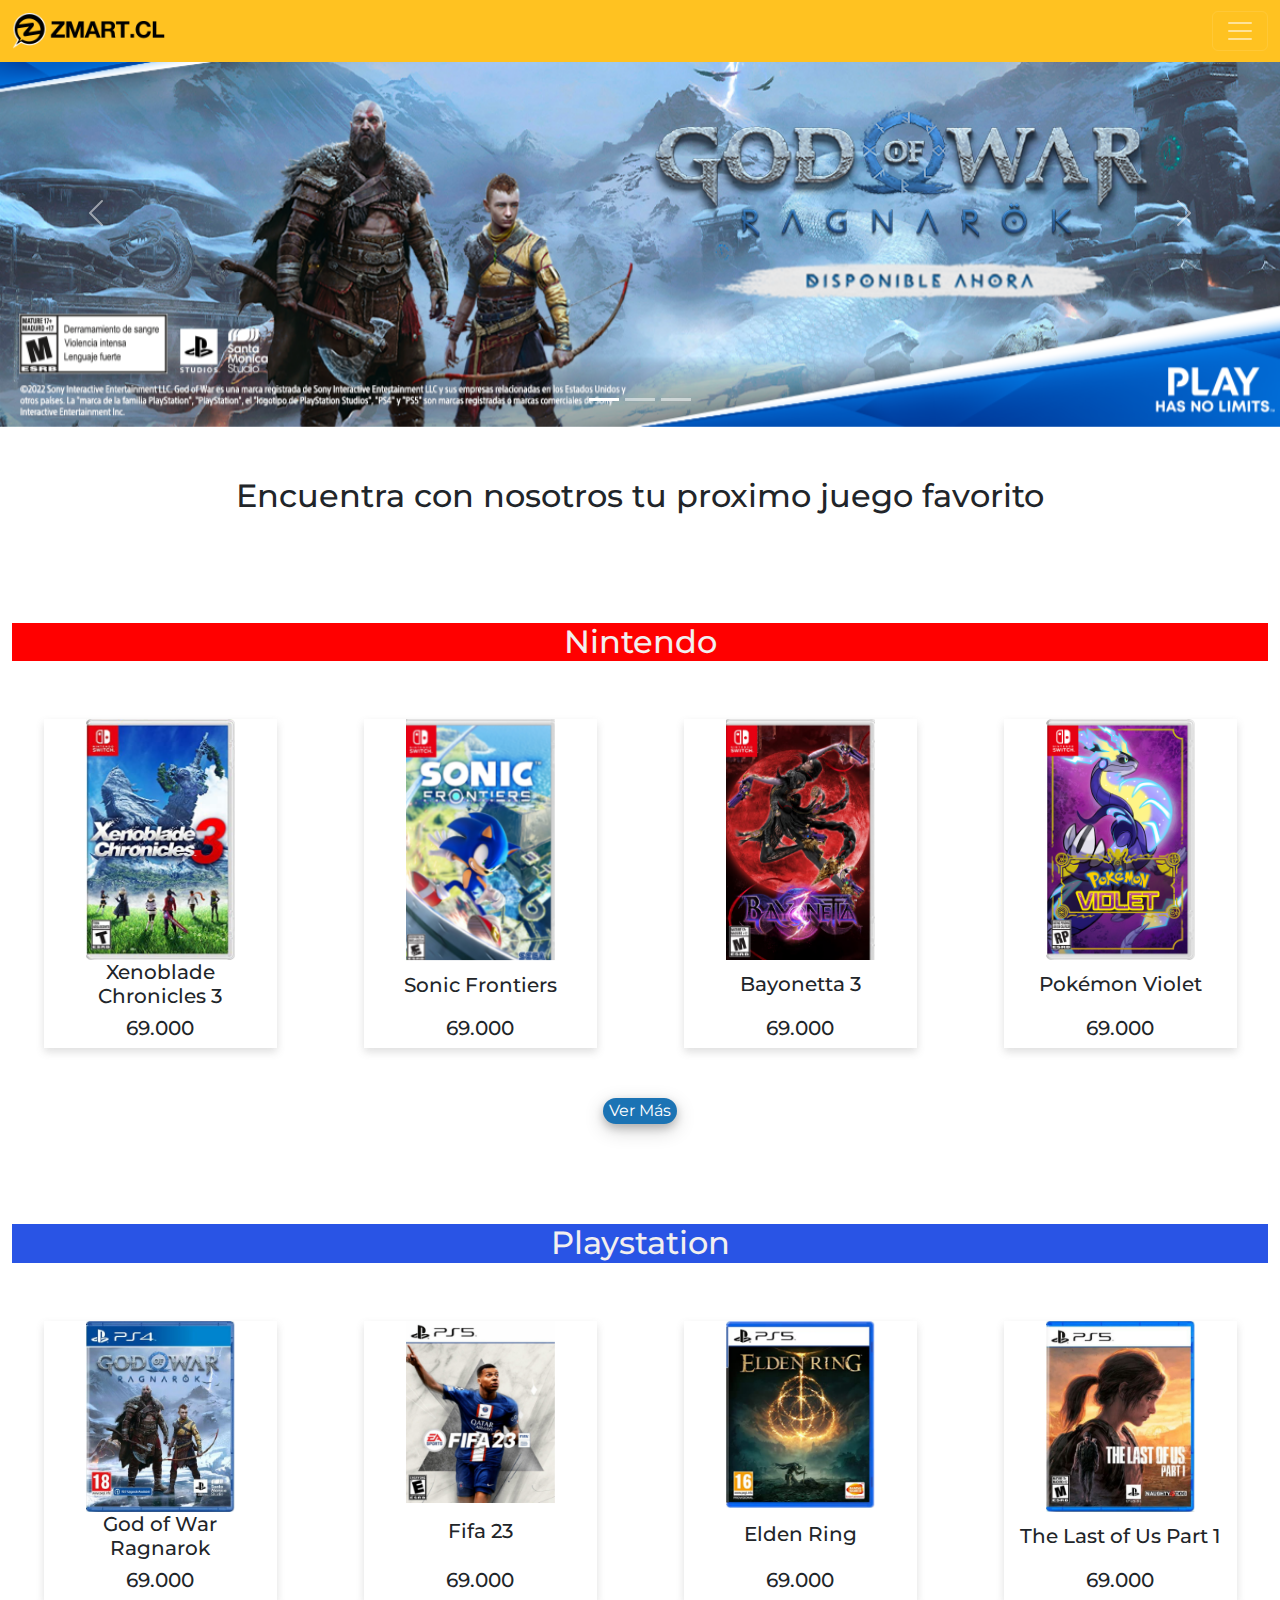
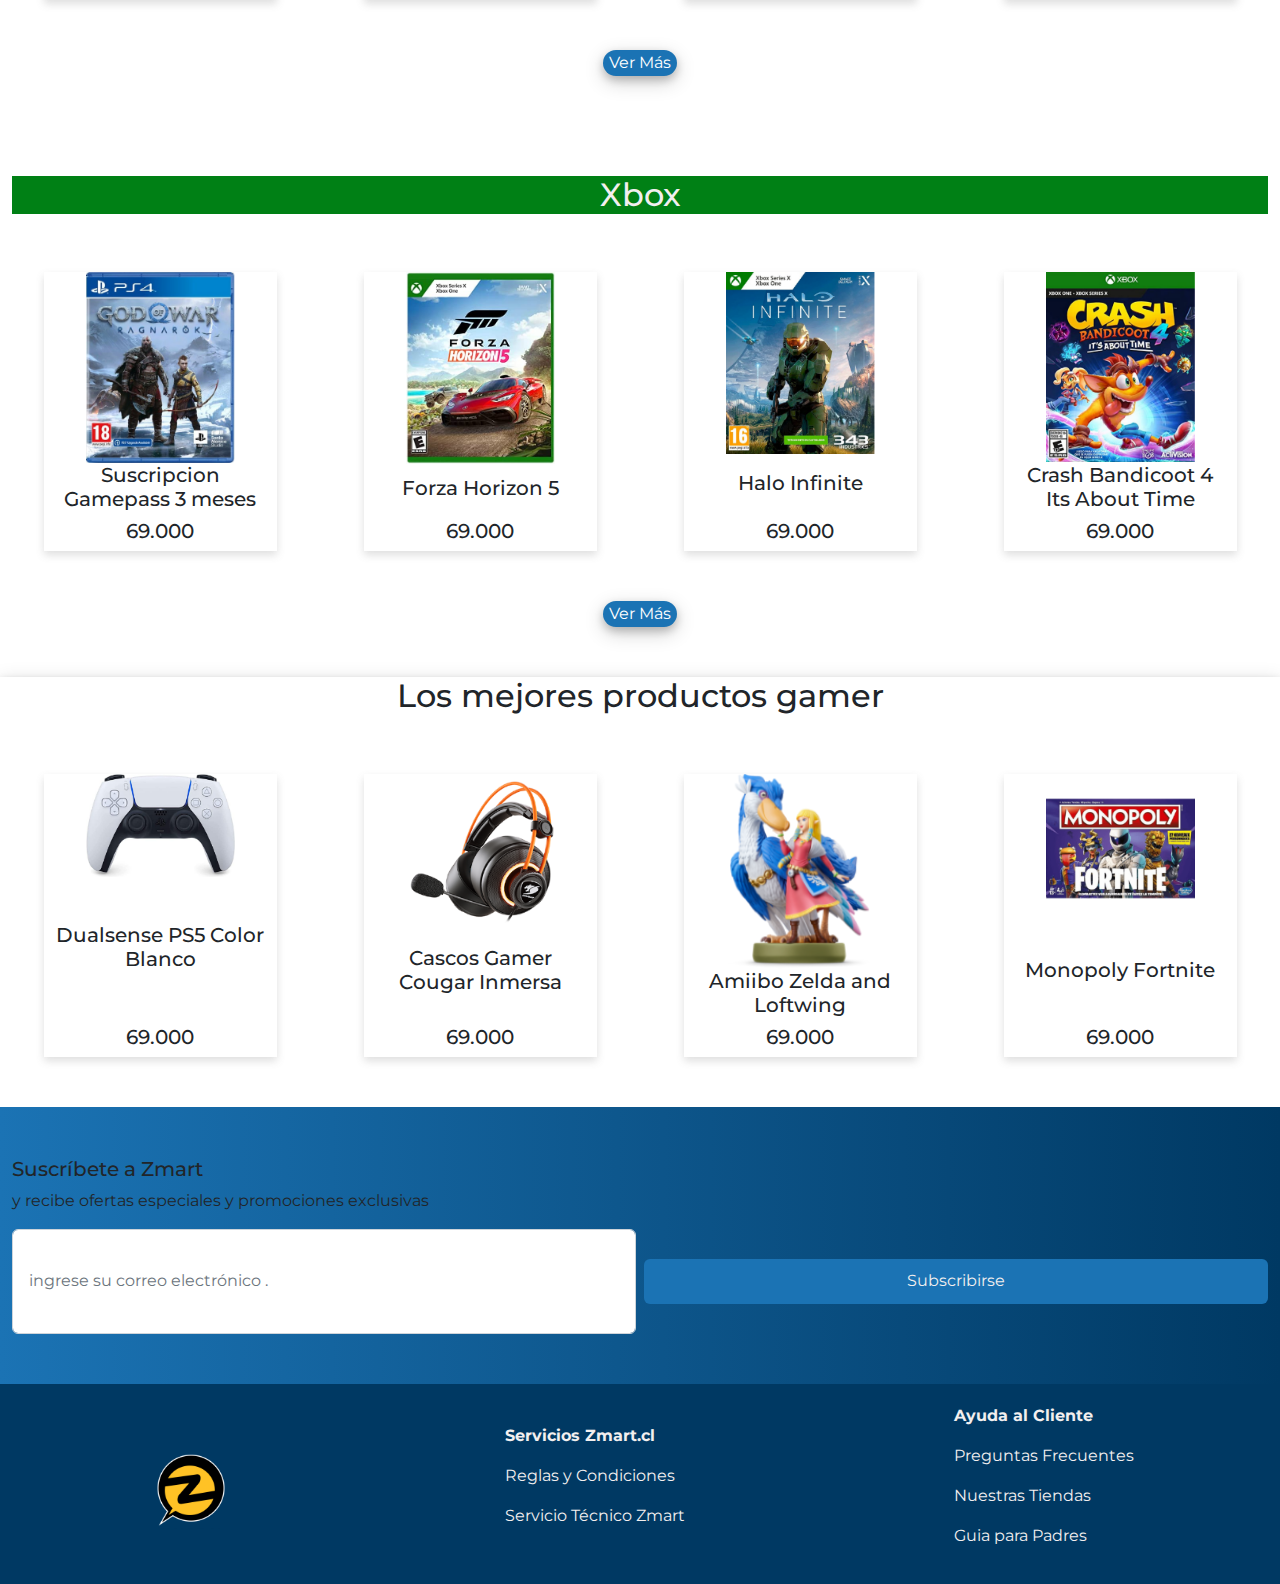
<file: index.html>
<!DOCTYPE html>
<html lang="en">
<head>
    <meta charset="UTF-8">
    <meta http-equiv="X-UA-Compatible" content="IE=edge">
    <meta name="viewport" content="width=device-width, initial-scale=1.0">
    <link rel="stylesheet" href="assets/scss/style.css">
    <link rel="stylesheet" href="assets/bootstrap-5.2.2/scss/bootstrap.scss">
    <script src="https://cdn.jsdelivr.net/npm/@popperjs/core@2.11.6/dist/umd/popper.min.js" integrity="sha384-oBqDVmMz9ATKxIep9tiCxS/Z9fNfEXiDAYTujMAeBAsjFuCZSmKbSSUnQlmh/jp3" crossorigin="anonymous"></script>
<script src="https://cdn.jsdelivr.net/npm/bootstrap@5.2.3/dist/js/bootstrap.min.js" integrity="sha384-cuYeSxntonz0PPNlHhBs68uyIAVpIIOZZ5JqeqvYYIcEL727kskC66kF92t6Xl2V" crossorigin="anonymous"></script>
    <title>Bienvenido a Zmart</title>
</head>
<body>
  <nav class="navbar navbar-dark fixed-top">
    <div class="container-fluid">
      <a class="navbar-brand" href="home-zmart.html"><img src="assets/img/logo_zmart.png" alt=""></a>
      <button class="navbar-toggler" type="button" data-bs-toggle="offcanvas" data-bs-target="#offcanvasDarkNavbar" aria-controls="offcanvasDarkNavbar">
        <span class="navbar-toggler-icon"></span>
      </button>
      <div class="offcanvas offcanvas-end" tabindex="-1" id="offcanvasDarkNavbar" aria-labelledby="offcanvasDarkNavbarLabel">
        <div class="offcanvas-header">
          <h5 class="offcanvas-title" id="offcanvasDarkNavbarLabel">Menu Zmart</h5>
          <button type="button" class="btn-close btn-close-white" data-bs-dismiss="offcanvas" aria-label="Close"></button>
        </div>
        <div class="offcanvas-body">
          <ul class="navbar-nav justify-content-end flex-grow-1 pe-3">
            <li class="nav-item">
              <a class="nav-link active" aria-current="page" href="home-zmart.html">Home</a>
            </li>
            <li class="nav-item">
              <a class="nav-link" href="carrito.html">Carrito</a>
            </li>
            <li class="nav-item">
              <a class="nav-link" href="login.html">Iniciar Sesion</a>
            </li>
            <li class="nav-item dropdown">
              <a class="nav-link dropdown-toggle" href="#" role="button" data-bs-toggle="dropdown" aria-expanded="false">
                Consolas
              </a>
              <ul class="dropdown-menu dropdown-menu-dark">
                <li><a class="dropdown-item" href="Catalogo.html">Nintendo</a></li>
                <li><a class="dropdown-item" href="#">Playstation</a></li>
                <li><a class="dropdown-item" href="#">Xbox</a></li>
              </ul>
            </li>
          </ul>
          <form class="d-flex mt-3" role="search">
            <input class="form-control me-2" type="search" placeholder="Encuentra lo que buscas" aria-label="Search">
            <button class="btn" type="submit">Buscar</button>
          </form>
        </div>
      </div>
    </div>
  </nav>
      <div id="carouselExampleIndicators" class="carousel slide" data-bs-ride="true">
        <div class="carousel-indicators">
          <button type="button" data-bs-target="#carouselExampleIndicators" data-bs-slide-to="0" class="active" aria-current="true" aria-label="Slide 1"></button>
          <button type="button" data-bs-target="#carouselExampleIndicators" data-bs-slide-to="1" aria-label="Slide 2"></button>
          <button type="button" data-bs-target="#carouselExampleIndicators" data-bs-slide-to="2" aria-label="Slide 3"></button>
        </div>
        <div class="carousel-inner">
          <div class="carousel-item active">
            <img src="assets/img/BANNER-HOME-YA-DISPONIBLE-GOD-OF-WAR.png" class="d-block w-100" alt="...">
          </div>
          <div class="carousel-item">
            <img src="assets/img/BANNER-HOME-ASSASSINS-CREED.png" class="d-block w-100" alt="...">
          </div>
          <div class="carousel-item">
            <img src="assets/img/BANNER-HOME-XBOX-SERIES-S.png" class="d-block w-100" alt="...">
          </div>
        </div>
        <button class="carousel-control-prev" type="button" data-bs-target="#carouselExampleIndicators" data-bs-slide="prev">
          <span class="carousel-control-prev-icon" aria-hidden="true"></span>
          <span class="visually-hidden">Previous</span>
        </button>
        <button class="carousel-control-next" type="button" data-bs-target="#carouselExampleIndicators" data-bs-slide="next">
          <span class="carousel-control-next-icon" aria-hidden="true"></span>
          <span class="visually-hidden">Next</span>
        </button>
      </div>
      <h2 class="titulohome text-center ">Encuentra con nosotros tu proximo juego favorito</h2>
      <div class="container-fluid arthome">
        <h2 class="nintendohome text-center">Nintendo</h2>
      <div class="nintendoc row">
        <div class="objeto-catalogo col-3">
            <img class="img-fluid img-catalogo align-self-center" src="assets/img/Xenoblade-Portada.png" alt="Xenoblade3">
            <h5>Xenoblade Chronicles 3</h5>
            <H5>69.000</H5>
        </div>
        <div class="objeto-catalogo col-3">
            <img class="img-fluid img-catalogo align-self-center" src="assets/img/Fronteras-Portada.png" alt="Sonic Frontiers">
            <h5>Sonic Frontiers</h5>
            <H5>69.000</H5>
        </div>
        <div class="objeto-catalogo col-3">
            <img class="img-fluid img-catalogo align-self-center" src="assets/img/Bayonetta-Portada.png" alt="Bayonetta3">
            <h5>Bayonetta 3</h5> 
            <H5>69.000</H5>
        </div>
        <div class="objeto-catalogo col-3">
            <img class="img-fluid img-catalogo align-self-center" src="assets/img/Violeta-Portada.png" alt="PokemonViolet">
            <h5>Pokémon Violet</h5>
            <H5>69.000</H5>
        </div>
    </div>
    <div class="text-center align-items-center">
    <button class="text-center vermas align-self-center">Ver Más</button>
</div>
</div>
<div class="container-fluid arthome">
    <h2 class="sonyhome text-center">Playstation</h2>
  <div class="nintendoc row">
    <div class="objeto-catalogo col-3">
        <img class="img-fluid img-catalogo align-self-center" src="assets/img/GOWRagnarok.png" alt="GodOfWar">
        <h5>God of War Ragnarok</h5>
        <H5>69.000</H5>
    </div>
    <div class="objeto-catalogo col-3">
        <img class="img-fluid img-catalogo align-self-center" src="assets/img/Fifa23.png" alt="Fifa">
        <h5>Fifa 23</h5>
        <H5>69.000</H5>
    </div>
    <div class="objeto-catalogo col-3">
        <img class="img-fluid img-catalogo align-self-center" src="assets/img/EldenRing.png" alt="EldenRing">
        <h5>Elden Ring</h5> 
        <H5>69.000</H5>
    </div>
    <div class="objeto-catalogo col-3">
        <img class="img-fluid img-catalogo align-self-center" src="assets/img/the_last_of_us_parte_1_ps5.png" alt="TLOUw">
        <h5>The Last of Us Part 1</h5>
        <H5>69.000</H5>
    </div>
</div>
<div class="text-center align-items-center">
    <button class="text-center vermas align-self-center">Ver Más</button>
</div>
</div>
<div class="container-fluid arthome">
    <h2 class="xboxhome text-center">Xbox</h2>
  <div class="nintendoc row">
    <div class="objeto-catalogo col-3">
        <img class="img-fluid img-catalogo align-self-center" src="assets/img/GOWRagnarok.png" alt="Gamepass">
        <h5>Suscripcion Gamepass 3 meses</h5>
        <H5>69.000</H5>
    </div>
    <div class="objeto-catalogo col-3">
        <img class="img-fluid img-catalogo align-self-center" src="assets/img/Forza Horizon.png" alt="Forza">
        <h5>Forza Horizon 5</h5>
        <H5>69.000</H5>
    </div>
    <div class="objeto-catalogo col-3">
        <img class="img-fluid img-catalogo align-self-center" src="assets/img/halo_6-5566514.png" alt="Halo">
        <h5>Halo Infinite</h5> 
        <H5>69.000</H5>
    </div>
    <div class="objeto-catalogo col-3">
        <img class="img-fluid img-catalogo align-self-center" src="assets/img/crashxone.png" alt="Crash">
        <h5>Crash Bandicoot 4 Its About Time</h5>
        <H5>69.000</H5>
    </div>
</div>
<div class="text-center align-items-center">
    <button class="text-center vermas align-self-center">Ver Más</button>
</div>
</div>
<div class="container-fluid gamer text-center">
  <h2>Los mejores productos gamer</h2>
  <div class="nintendoc row">
    <div class="objeto-catalogo col-3">
        <img class="img-fluid img-catalogo align-self-center" src="assets/img/Mando Ps5.png" alt="PS5 Mando">
        <h5>Dualsense PS5 Color Blanco</h5>
        <H5>69.000</H5>
    </div>
    <div class="objeto-catalogo col-3">
        <img class="img-fluid img-catalogo align-self-center" src="assets/img/Cougar.png" alt="Audifonos">
        <h5>Cascos Gamer Cougar Inmersa</h5>
        <H5>69.000</H5>
    </div>
    <div class="objeto-catalogo col-3">
        <img class="img-fluid img-catalogo align-self-center" src="assets/img/zelda_loftwing_amiibo_xlarge_up_2x.png" alt="Amiibo">
        <h5>Amiibo Zelda and Loftwing</h5> 
        <H5>69.000</H5>
    </div>
    <div class="objeto-catalogo col-3">
        <img class="img-fluid img-catalogo align-self-center" src="assets/img/monopoly-fornite.png" alt="Monopoly">
        <h5>Monopoly Fortnite</h5>
        <H5>69.000</H5>
    </div>
</div>
</div>
<div class="subs container-fluid">
  <div>
    <h5>Suscríbete a Zmart</h5>
    <p>y recibe ofertas especiales y promociones exclusivas</p>
  </div>
    <form class="d-flex mt-3" role="search">
      <input class="form-control me-2" type="email" placeholder=" ingrese su correo electrónico ." aria-label="Search">
      <button class="btn" type="submit">Subscribirse</button>
    </form>
</div>
<div class="pie container-fluid align-items-center">
  <div class="imgpi align-self-center">
      <img src="assets/img/logotipo-googlemerchant-square-2000x2000.png" alt="ZmartLogo">
  </div>
  <div>
      <p class="tpie">Servicios Zmart.cl</p>
      <p>Reglas y Condiciones</p>
      <p>Servicio Técnico Zmart</p>
  </div>
  <div>
      <p class="tpie">Ayuda al Cliente</p>
      <p>Preguntas Frecuentes</p>
      <p>Nuestras Tiendas</p>
      <p>Guia para Padres</p>
  </div>
</div>

    
</body>
</html>
</file>
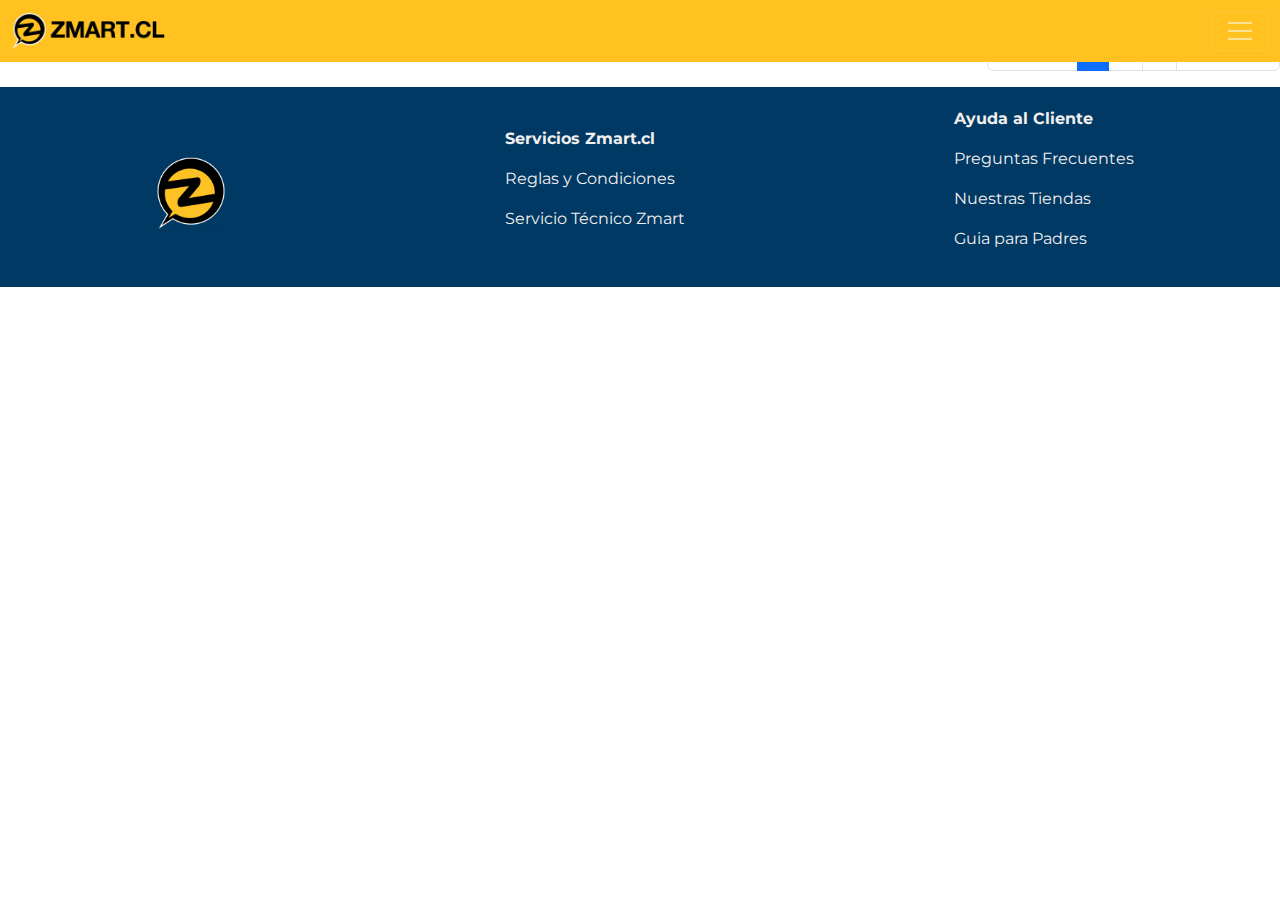
<file: catalogo.html>
<!DOCTYPE html>
<html lang="en">
<head>
    <meta charset="UTF-8">
    <meta http-equiv="X-UA-Compatible" content="IE=edge">
    <meta name="viewport" content="width=device-width, initial-scale=1.0">
    <link rel="stylesheet" href="assets/scss/style.css">
    <link rel="stylesheet" href="assets/bootstrap-5.2.2/scss/bootstrap.scss">
    <script src="https://cdn.jsdelivr.net/npm/@popperjs/core@2.11.6/dist/umd/popper.min.js" integrity="sha384-oBqDVmMz9ATKxIep9tiCxS/Z9fNfEXiDAYTujMAeBAsjFuCZSmKbSSUnQlmh/jp3" crossorigin="anonymous"></script>
<script src="https://cdn.jsdelivr.net/npm/bootstrap@5.2.3/dist/js/bootstrap.min.js" integrity="sha384-cuYeSxntonz0PPNlHhBs68uyIAVpIIOZZ5JqeqvYYIcEL727kskC66kF92t6Xl2V" crossorigin="anonymous"></script>
    <title>Catalogo</title>
</head>
<body>
    <nav class="navbar navbar-dark fixed-top">
        <div class="container-fluid">
          <a class="navbar-brand" href="home-zmart.html"><img src="assets/img/logo_zmart.png" alt=""></a>
          <button class="navbar-toggler" type="button" data-bs-toggle="offcanvas" data-bs-target="#offcanvasDarkNavbar" aria-controls="offcanvasDarkNavbar">
            <span class="navbar-toggler-icon"></span>
          </button>
          <div class="offcanvas offcanvas-end" tabindex="-1" id="offcanvasDarkNavbar" aria-labelledby="offcanvasDarkNavbarLabel">
            <div class="offcanvas-header">
              <h5 class="offcanvas-title" id="offcanvasDarkNavbarLabel">Menu Zmart</h5>
              <button type="button" class="btn-close btn-close-white" data-bs-dismiss="offcanvas" aria-label="Close"></button>
            </div>
            <div class="offcanvas-body">
              <ul class="navbar-nav justify-content-end flex-grow-1 pe-3">
                <li class="nav-item">
                  <a class="nav-link active" aria-current="page" href="home-zmart.html">Home</a>
                </li>
                <li class="nav-item">
                  <a class="nav-link" href="carrito.html">Carrito</a>
                </li>
                <li class="nav-item">
                  <a class="nav-link" href="login.html">Iniciar Sesion</a>
                </li>
                <li class="nav-item dropdown">
                  <a class="nav-link dropdown-toggle" href="#" role="button" data-bs-toggle="dropdown" aria-expanded="false">
                    Consolas
                  </a>
                  <ul class="dropdown-menu dropdown-menu-dark">
                    <li><a class="dropdown-item" href="Catalogo.html">Nintendo</a></li>
                    <li><a class="dropdown-item" href="#">Playstation</a></li>
                    <li><a class="dropdown-item" href="#">Xbox</a></li>
                  </ul>
                </li>
              </ul>
              <form class="d-flex mt-3" role="search">
                <input class="form-control me-2" type="search" placeholder="Encuentra lo que buscas" aria-label="Search">
                <button class="btn" type="submit">Buscar</button>
              </form>
            </div>
          </div>
        </div>
      </nav>
      <div class="Catalogo container fluid">
        <div class="bannerz">
            <img class="col img-fluid" src="assets/img/Nintendo.png" alt="Banner">
        </div>
        <h2 class="text-center bold">Catalogo</h2>
        <div class="nintendoc row">
            <div class="objeto-catalogo col-3">
                <img class="img-fluid img-catalogo align-self-center" src="assets/img/Xenoblade-Portada.png" alt="Xenoblade3">
                <h5>Xenoblade Chronicles 3</h5>
                <H5>69.000</H5>
            </div>
            <div class="objeto-catalogo col-3">
                <img class="img-fluid img-catalogo align-self-center" src="assets/img/Fronteras-Portada.png" alt="Sonic Frontiers">
                <h5>Sonic Frontiers</h5>
                <H5>69.000</H5>
            </div>
            <div class="objeto-catalogo col-3">
                <img class="img-fluid img-catalogo align-self-center" src="assets/img/Bayonetta-Portada.png" alt="Bayonetta3">
                <h5>Bayonetta 3</h5> 
                <H5>69.000</H5>
            </div>
            <div class="objeto-catalogo col-3">
                <img class="img-fluid img-catalogo align-self-center" src="assets/img/Violeta-Portada.png" alt="PokemonViolet">
                <h5>Pokémon Violet</h5>
                <H5>69.000</H5>
            </div>
        </div>
        <div class="nintendoc row">
            <div class="objeto-catalogo col-3">
                <img class="img-fluid img-catalogo align-self-center" src="assets/img/Kirby-Portada.png" alt="Kirby">
                <h5>Kirby and the forgotten land</h5>
                <H5>69.000</H5>
            </div>
            <div class="objeto-catalogo col-3">
                <img class="img-fluid img-catalogo align-self-center" src="assets/img/Legendas-Portada.png" alt="Pokemon Legends">
                <h5>Pokémon Legends Arceus</h5>
                <H5>69.000</H5>
            </div>
            <div class="objeto-catalogo col-3">
                <img class="img-fluid img-catalogo align-self-center" src="assets/img/Persona-Portada.png" alt="Persona5">
                <h5>Persona 5 Royal</h5> 
                <H5>69.000</H5>
            </div>
            <div class="objeto-catalogo col-3">
                <img class="img-fluid img-catalogo align-self-center" src="assets/img/Diamante-Portada.png" alt="PokemonDiamante">
                <h5>Pokémon Shining Diamond</h5>
                <H5>69.000</H5>
            </div>
        </div>
        <div class="nintendoc row">
            <div class="objeto-catalogo col-3">
                <img class="img-fluid img-catalogo align-self-center" src="assets/img/Zelda-portada.png" alt="ZeldaBOTW">
                <h5>Zelda Breath of the Wild</h5>
                <H5>69.000</H5>
            </div>
            <div class="objeto-catalogo col-3">
                <img class="img-fluid img-catalogo align-self-center" src="assets/img/MarioConejos.png" alt="MarioRabbids">
                <h5>Mario + Rabbids Sparks of Hope</h5>
                <H5>69.000</H5>
            </div>
            <div class="objeto-catalogo col-3">
                <img class="img-fluid img-catalogo align-self-center" src="assets/img/Animal-Portada.png" alt="AC">
                <h5>Animal Crossing New Horizons</h5> 
                <H5>69.000</H5>
            </div>
            <div class="objeto-catalogo col-3">
                <img class="img-fluid img-catalogo align-self-center" src="assets/img/Smash-Portada.png" alt="SmashBros">
                <h5>Super Smash Bros Ultimate</h5>
                <H5>69.000</H5>
            </div>
        </div>
      </div>
      <hr>
      <nav aria-label="Page navigation example">
        <ul class="pagination justify-content-end">
          <li class="page-item disabled">
            <a class="page-link">Anterior</a>
          </li>
          <li class="page-item active"><a class="page-link" href="#">1</a></li>
          <li class="page-item"><a class="page-link" href="#">2</a></li>
          <li class="page-item"><a class="page-link" href="#">3</a></li>
          <li class="page-item">
            <a class="page-link" href="#">Siguiente</a>
          </li>
        </ul>
      </nav>
      <div class="pie container-fluid align-items-center">
        <div class="imgpi align-self-center">
            <img src="assets/img/logotipo-googlemerchant-square-2000x2000.png" alt="ZmartLogo">
        </div>
        <div>
            <p class="tpie">Servicios Zmart.cl</p>
            <p>Reglas y Condiciones</p>
            <p>Servicio Técnico Zmart</p>
        </div>
        <div>
            <p class="tpie">Ayuda al Cliente</p>
            <p>Preguntas Frecuentes</p>
            <p>Nuestras Tiendas</p>
            <p>Guia para Padres</p>
        </div>
      </div>
    
</body>
</html>
</file>
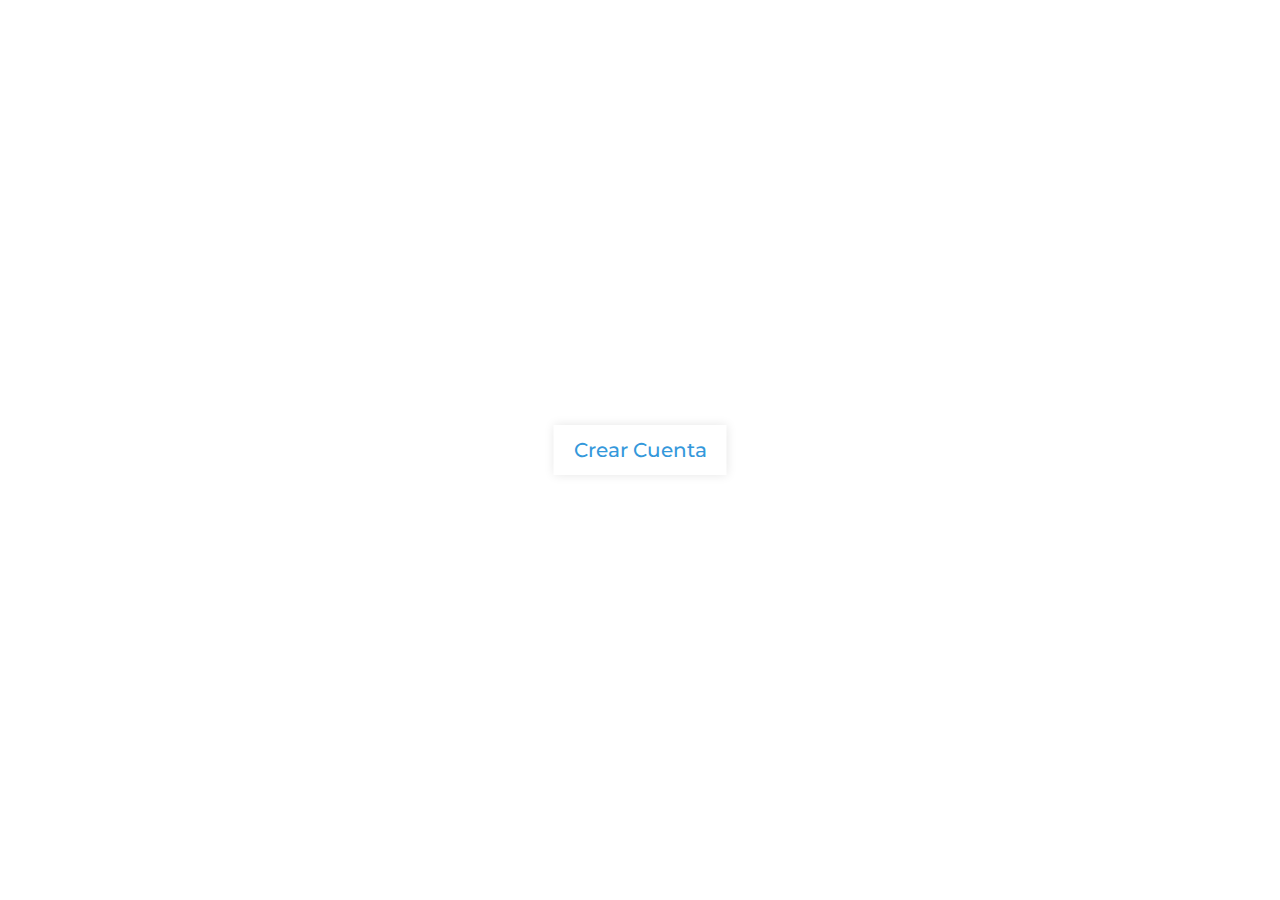
<file: crear-cuenta.html>
<!DOCTYPE html>
<html lang="en">
<head>
  <meta charset="UTF-8">
  <meta http-equiv="X-UA-Compatible" content="IE=edge">
  <meta name="viewport" content="width=device-width, initial-scale=1.0">
  <link rel="stylesheet" href="assets/scss/style.css">
  <link rel="stylesheet" href="assets/bootstrap-5.2.2/scss/bootstrap.scss">
  <script src="https://cdn.jsdelivr.net/npm/@popperjs/core@2.11.6/dist/umd/popper.min.js" integrity="sha384-oBqDVmMz9ATKxIep9tiCxS/Z9fNfEXiDAYTujMAeBAsjFuCZSmKbSSUnQlmh/jp3" crossorigin="anonymous"></script>
<script src="https://cdn.jsdelivr.net/npm/bootstrap@5.2.3/dist/js/bootstrap.min.js" integrity="sha384-cuYeSxntonz0PPNlHhBs68uyIAVpIIOZZ5JqeqvYYIcEL727kskC66kF92t6Xl2V" crossorigin="anonymous"></script>

  <title>Crear Cuenta</title>
</head>
<body>
    <div class="center">
        <input type="checkbox" id="show">
        <label for="show" class="show-btn">Crear Cuenta</label>
        <div class="container">
           <label for="show" class="close-btn fas fa-times" title="close"></label>
           <div class="text">
              Crear cuenta
           </div>
           <p>crea tu cuenta de zmart para obtener ofertas exclusivas</p>
           <form action="#">
              <div class="data">
                 <label>Nombre completo</label>
                 <input type="text" required>
              </div>
              <div class="data">
               <label>Correo electronico</label>
               <input type="text" required>
            </div>
              <div class="data">
                 <label>Contraseña</label>
                 <input type="password" required>
              </div>
              <div class="data">
               <label>Confirmar contraseña</label>
               <input type="password" required>
            </div>
            <div class="data">
               <label>Telefono</label>
               <input type="number" required>
            </div>
              <div class="btn">
                 <div class="inner"></div>
                 <button type="submit">Crear Cuenta</button>
              </div>
           </form>
        </div>
     </div>
</body>
</html>
</file>
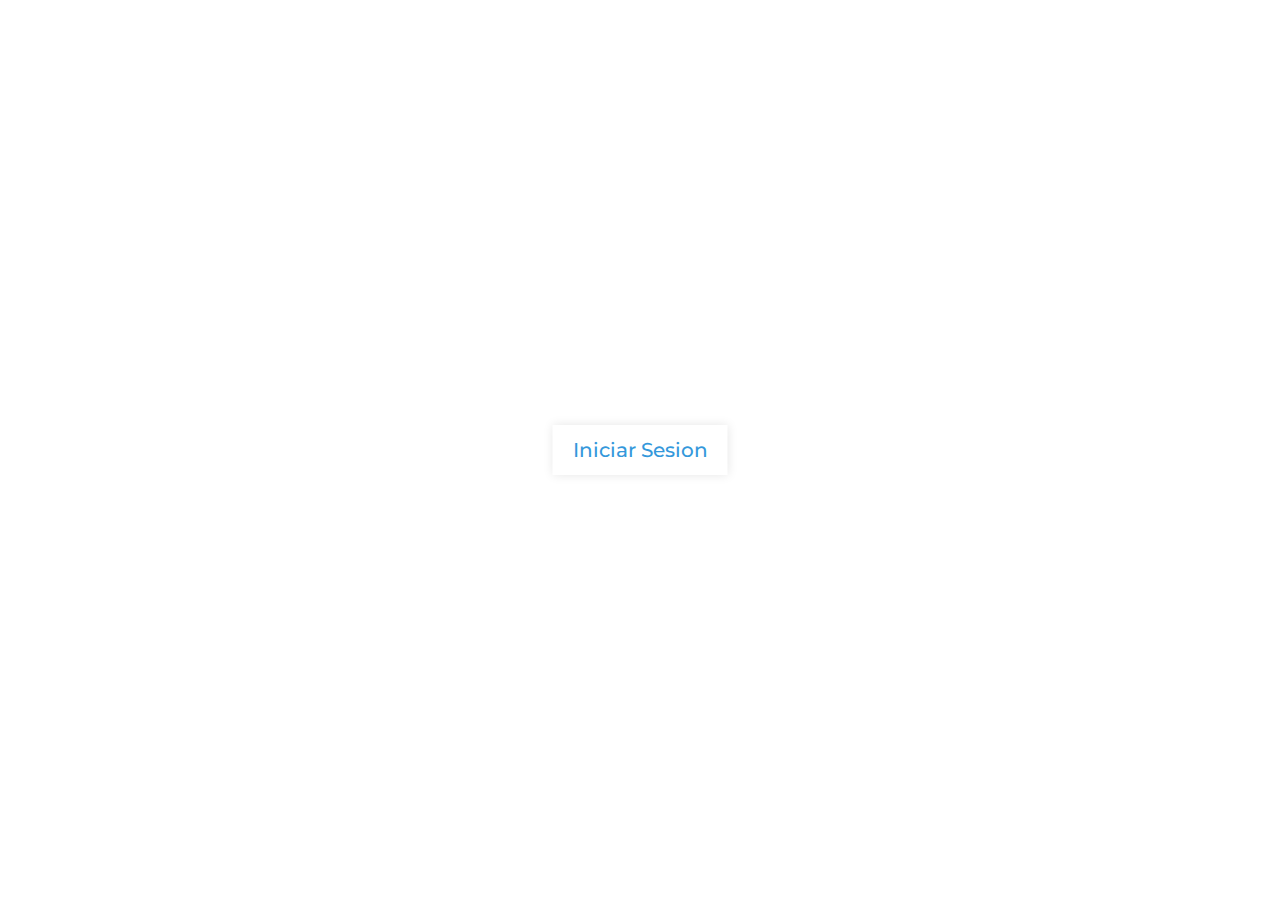
<file: login.html>
<!DOCTYPE html>
<html lang="en">
<head>
    <meta charset="UTF-8">
    <meta http-equiv="X-UA-Compatible" content="IE=edge">
    <meta name="viewport" content="width=device-width, initial-scale=1.0">
    <link rel="stylesheet" href="assets/scss/style.css">
    <link rel="stylesheet" href="assets/bootstrap-5.2.2/scss/bootstrap.scss">
    <script src="https://cdn.jsdelivr.net/npm/@popperjs/core@2.11.6/dist/umd/popper.min.js" integrity="sha384-oBqDVmMz9ATKxIep9tiCxS/Z9fNfEXiDAYTujMAeBAsjFuCZSmKbSSUnQlmh/jp3" crossorigin="anonymous"></script>
<script src="https://cdn.jsdelivr.net/npm/bootstrap@5.2.3/dist/js/bootstrap.min.js" integrity="sha384-cuYeSxntonz0PPNlHhBs68uyIAVpIIOZZ5JqeqvYYIcEL727kskC66kF92t6Xl2V" crossorigin="anonymous"></script>
    <title>Iniciar Sesion</title>
</head>
<body>
    <div class="center">
        <input type="checkbox" id="show">
        <label for="show" class="show-btn">Iniciar Sesion</label>
        <div class="container">
           <label for="show" class="close-btn fas fa-times" title="close"></label>
           <div class="text">
              Bienvenido a ZMART
           </div>
           <p>Inicia sesion con tu cuenta de Zmart</p>
           <form action="#">
              <div class="data">
                 <label>Correo electronico</label>
                 <input type="text" required>
              </div>
              <div class="data">
                 <label>Contraseña</label>
                 <input type="password" required>
              </div>
              <div class="forgot-pass">
                 <a href="#">¿olvido su contraseña?</a>
              </div>
              <div class="btn">
                 <div class="inner"></div>
                 <button type="submit">Iniciar Sesion</button>
              </div>
              <div class="signup-link">
                 ¿No tienes cuenta? <a href="crear-cuenta.html">Crear Cuenta</a>
              </div>
           </form>
        </div>
     </div>
    
</body>
</html>
</file>
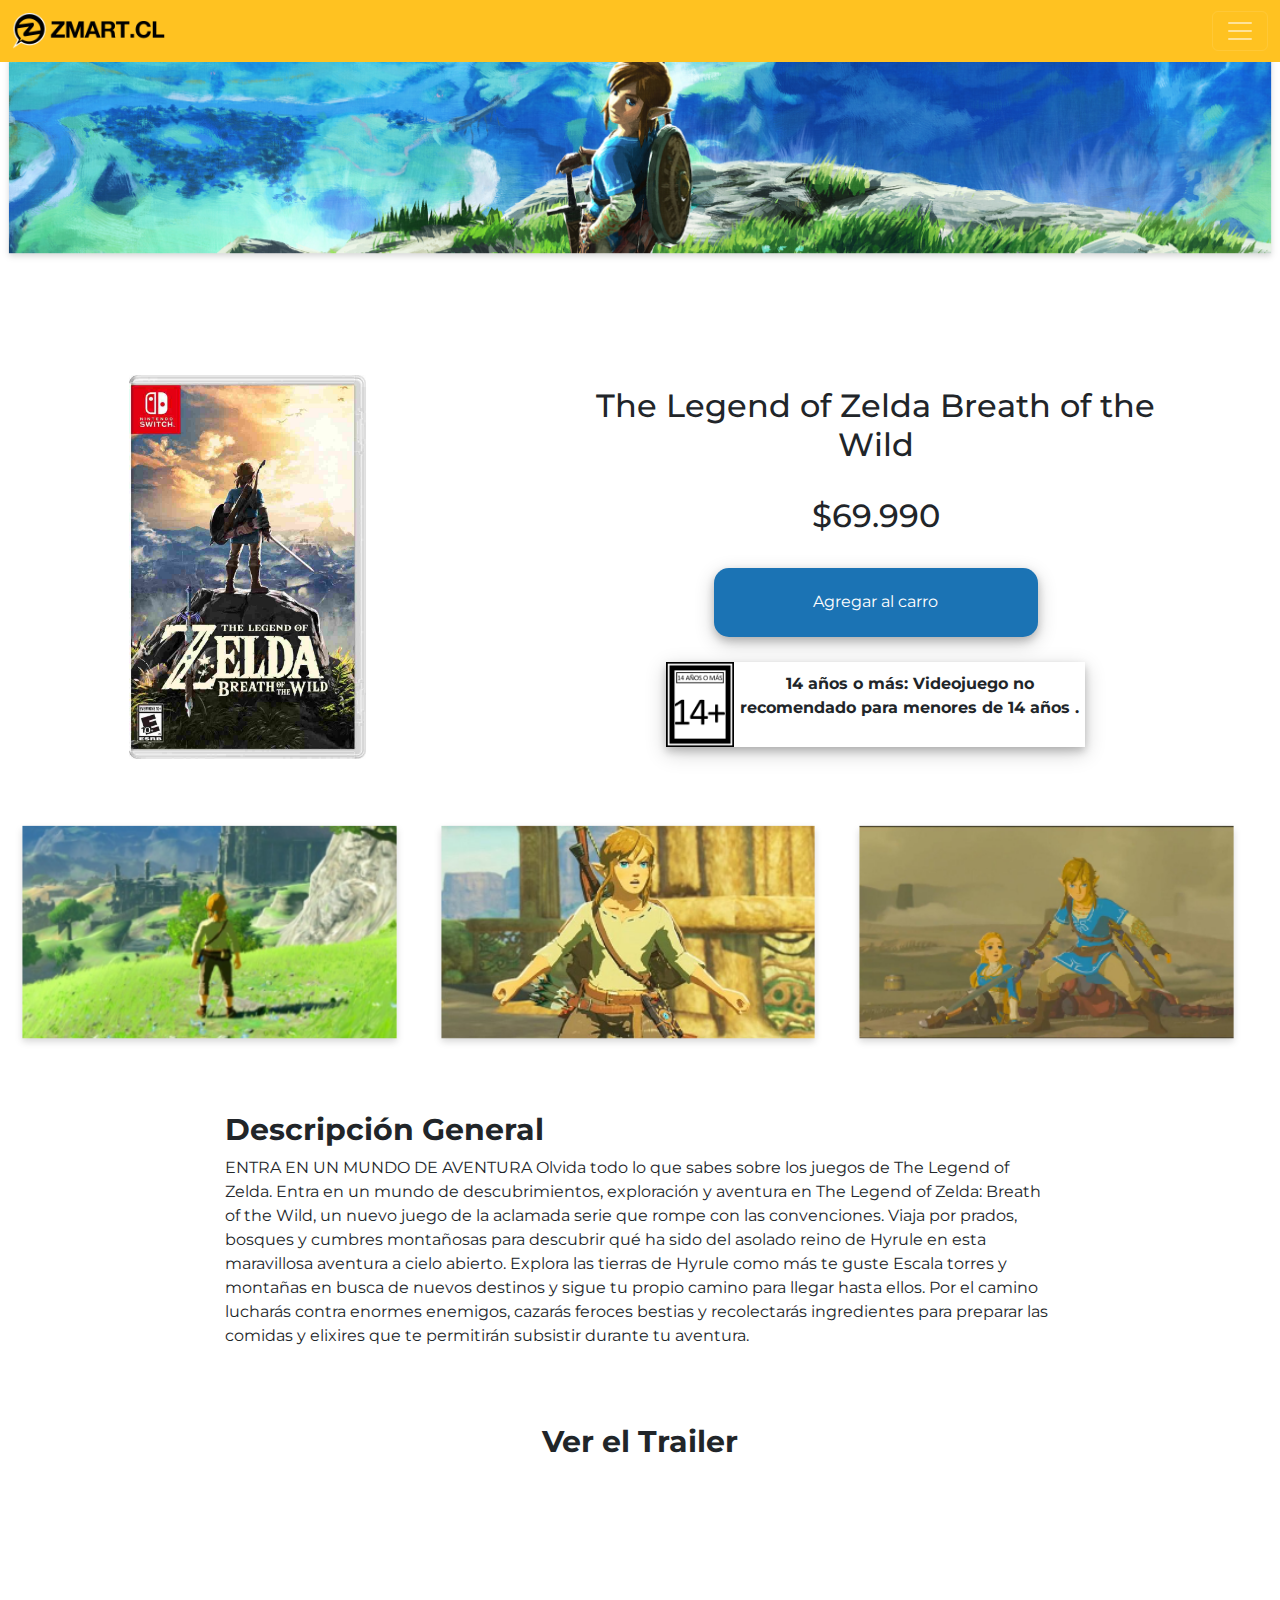
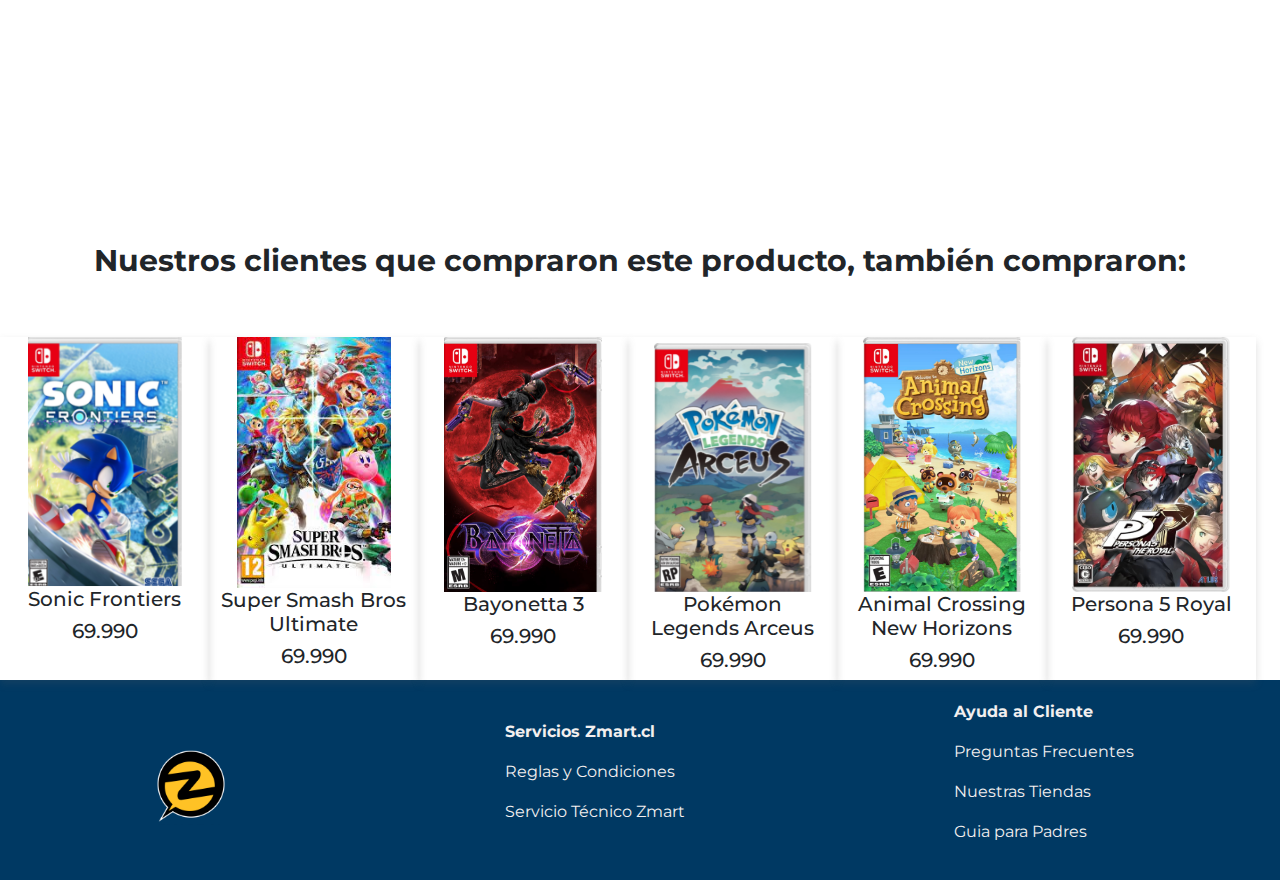
<file: producto.html>
<!DOCTYPE html>
<html lang="en">
<head>
    <meta charset="UTF-8">
    <meta http-equiv="X-UA-Compatible" content="IE=edge">
    <meta name="viewport" content="width=device-width, initial-scale=1.0">
    <link rel="stylesheet" href="assets/scss/style.css">
    <link rel="stylesheet" href="assets/bootstrap-5.2.2/scss/bootstrap.scss">
    <script src="https://cdn.jsdelivr.net/npm/@popperjs/core@2.11.6/dist/umd/popper.min.js" integrity="sha384-oBqDVmMz9ATKxIep9tiCxS/Z9fNfEXiDAYTujMAeBAsjFuCZSmKbSSUnQlmh/jp3" crossorigin="anonymous"></script>
<script src="https://cdn.jsdelivr.net/npm/bootstrap@5.2.3/dist/js/bootstrap.min.js" integrity="sha384-cuYeSxntonz0PPNlHhBs68uyIAVpIIOZZ5JqeqvYYIcEL727kskC66kF92t6Xl2V" crossorigin="anonymous"></script>
    <title>Producto</title>
</head>
<body>
  <nav class="navbar navbar-dark fixed-top">
    <div class="container-fluid">
      <a class="navbar-brand" href="home-zmart.html"><img src="assets/img/logo_zmart.png" alt=""></a>
      <button class="navbar-toggler" type="button" data-bs-toggle="offcanvas" data-bs-target="#offcanvasDarkNavbar" aria-controls="offcanvasDarkNavbar">
        <span class="navbar-toggler-icon"></span>
      </button>
      <div class="offcanvas offcanvas-end" tabindex="-1" id="offcanvasDarkNavbar" aria-labelledby="offcanvasDarkNavbarLabel">
        <div class="offcanvas-header">
          <h5 class="offcanvas-title" id="offcanvasDarkNavbarLabel">Menu Zmart</h5>
          <button type="button" class="btn-close btn-close-white" data-bs-dismiss="offcanvas" aria-label="Close"></button>
        </div>
        <div class="offcanvas-body">
          <ul class="navbar-nav justify-content-end flex-grow-1 pe-3">
            <li class="nav-item">
              <a class="nav-link active" aria-current="page" href="home-zmart.html">Home</a>
            </li>
            <li class="nav-item">
              <a class="nav-link" href="carrito.html">Carrito</a>
            </li>
            <li class="nav-item">
              <a class="nav-link" href="login.html">Iniciar Sesion</a>
            </li>
            <li class="nav-item dropdown">
              <a class="nav-link dropdown-toggle" href="#" role="button" data-bs-toggle="dropdown" aria-expanded="false">
                Consolas
              </a>
              <ul class="dropdown-menu dropdown-menu-dark">
                <li><a class="dropdown-item" href="Catalogo.html">Nintendo</a></li>
                <li><a class="dropdown-item" href="#">Playstation</a></li>
                <li><a class="dropdown-item" href="#">Xbox</a></li>
              </ul>
            </li>
          </ul>
          <form class="d-flex mt-3" role="search">
            <input class="form-control me-2" type="search" placeholder="Encuentra lo que buscas" aria-label="Search">
            <button class="btn" type="submit">Buscar</button>
          </form>
        </div>
      </div>
    </div>
  </nav>
    <div class=" bannerz text-center">
        <img class="col img-fluid" src="assets/img/Zelda Banner.png" alt="Banner">
    </div>
    <div class="producto container-fluid text-center justify-content-around">
        <div class="col-3">
            <img src="assets/img/Zelda-portada.png" alt="TLOZ">
        </div>
        <div class="col-6 productito">
            <h2 class="letra-2">The Legend of Zelda Breath of the Wild</h2>
            <h2 class="letra-2">$69.990</h2>
            <button class="boton-producto">Agregar al carro</button>
            <div class="esrb col-8
            ">
            <img class="clasificacion align-self-start img-fluid" src="assets/img/14_años_o_más_(content_rating_system).png" alt="clasificacion">
            <p>14 años o más: Videojuego no recomendado para menores de 14 años .</p>
          </div>
        </div>
    </div>
    <div class="container-fluid row">
        <img class="col img-fluid" src="assets/img/Miniatura 1.png" alt="Gameplay1">
        <img class="col img-fluid" src="assets/img/Miniatura 2.png" alt="Gameplay2">
        <img class="col img-fluid" src="assets/img/Miniatura 3.png" alt="Gameplay3">
    </div>
    <div class="container-fluid descripcion-general col-8">
        <h2 class="titulos-producto">Descripción General</h2>
        <p>
            ENTRA EN UN MUNDO DE AVENTURA
Olvida todo lo que sabes sobre los juegos de The Legend of Zelda. Entra en un mundo de descubrimientos, exploración y aventura en The Legend of Zelda: Breath of the Wild, un nuevo juego de la aclamada serie que rompe con las convenciones. Viaja por prados, bosques y cumbres montañosas para descubrir qué ha sido del asolado reino de Hyrule en esta maravillosa aventura a cielo abierto.

Explora las tierras de Hyrule como más te guste
Escala torres y montañas en busca de nuevos destinos y sigue tu propio camino para llegar hasta ellos. Por el camino lucharás contra enormes enemigos, cazarás feroces bestias y recolectarás ingredientes para preparar las comidas y elixires que te permitirán subsistir durante tu aventura.
        </p>
    </div>
    <div class="trailer container-fluid col-8 align-items-center">
      <h2 class="titulos-producto">Ver el Trailer</h2>
      <iframe width="560" height="315" src="https://www.youtube.com/embed/zw47_q9wbBE" title="YouTube video player" frameborder="0" allow="accelerometer; autoplay; clipboard-write; encrypted-media; gyroscope; picture-in-picture" allowfullscreen></iframe>
    </div>
    <div>
      <h2 class="titulos-producto text-center">Nuestros clientes que compraron este producto, también compraron:</h2>
    <div class="seleccionclientes container-fluid row text-center">
      <div class="seleccioncliente col container-fluid">
        <img src="assets/img/Fronteras-Portada.png" alt="Sonic">
        <h5>Sonic Frontiers</h5>
        <h5>69.990</h5>
      </div>
      <div class="seleccioncliente col container-fluid">
        <img src="assets/img/Smash-Portada.png" alt="SmashBros">
        <h5>Super Smash Bros Ultimate</55>
        <h5>69.990</h5>
      </div>
      <div class="seleccioncliente col container-fluid">
        <img src="assets/img/Bayonetta-Portada.png" alt="Bayonetta">
        <h5>Bayonetta 3</h5>
        <h5>69.990</h5>
      </div>
      <div class="seleccioncliente col container-fluid">
        <img src="assets/img/Legendas-Portada.png" alt="Legends">
        <h5>Pokémon Legends Arceus</h5>
        <h5>69.990</h5>
      </div>
      <div class="seleccioncliente col container-fluid">
        <img src="assets/img/Animal-Portada.png" alt="AC">
        <h5>Animal Crossing New Horizons</h5>
        <h5>69.990</h5>
      </div>
      <div class="seleccioncliente col container-fluid">
        <img src="assets/img/Persona-Portada.png" alt="Persona">
        <h5>Persona 5 Royal</h5>
        <h5>69.990</h5>
      </div>
    </div>
  </div>
  <div class="pie container-fluid align-items-center">
    <div class="imgpi align-self-center">
        <img src="assets/img/logotipo-googlemerchant-square-2000x2000.png" alt="ZmartLogo">
    </div>
    <div>
        <p class="tpie">Servicios Zmart.cl</p>
        <p>Reglas y Condiciones</p>
        <p>Servicio Técnico Zmart</p>
    </div>
    <div>
        <p class="tpie">Ayuda al Cliente</p>
        <p>Preguntas Frecuentes</p>
        <p>Nuestras Tiendas</p>
        <p>Guia para Padres</p>

    </div>

  </div>
  

</body>
</html>
</file>
